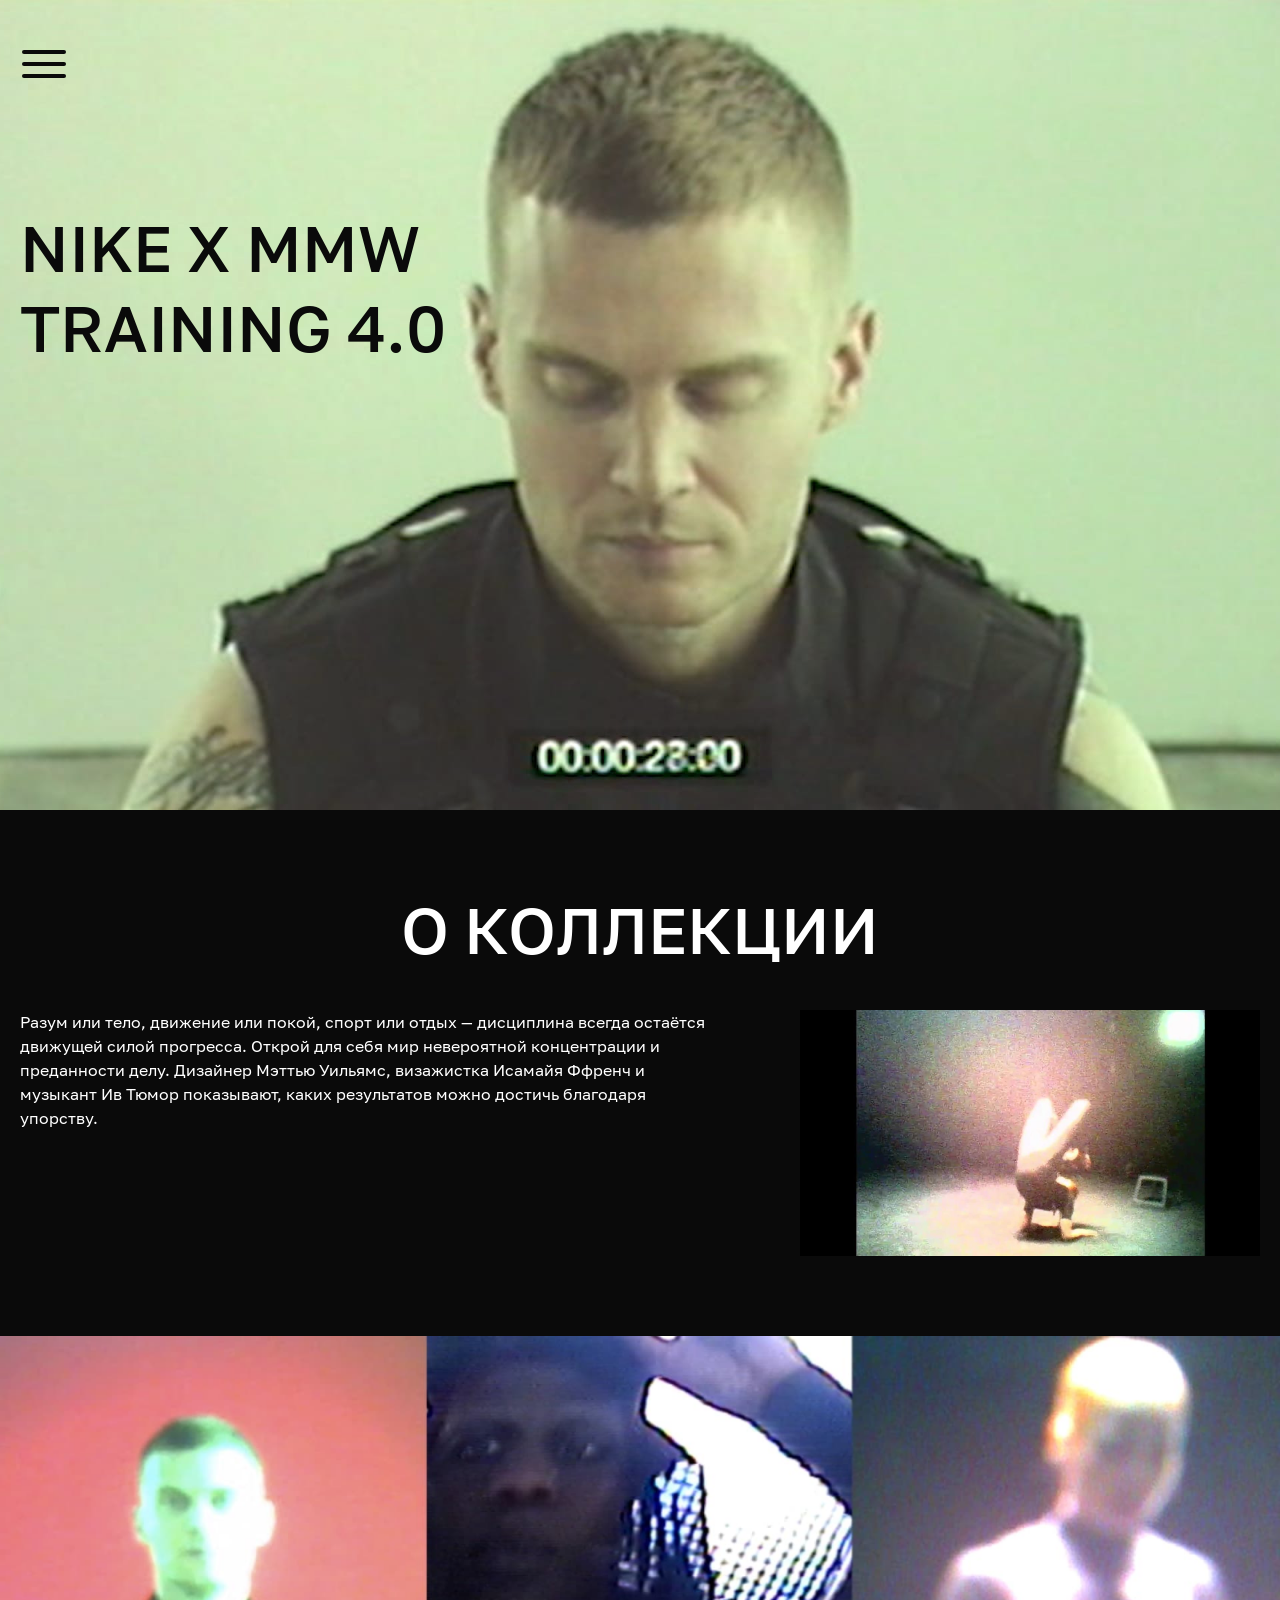
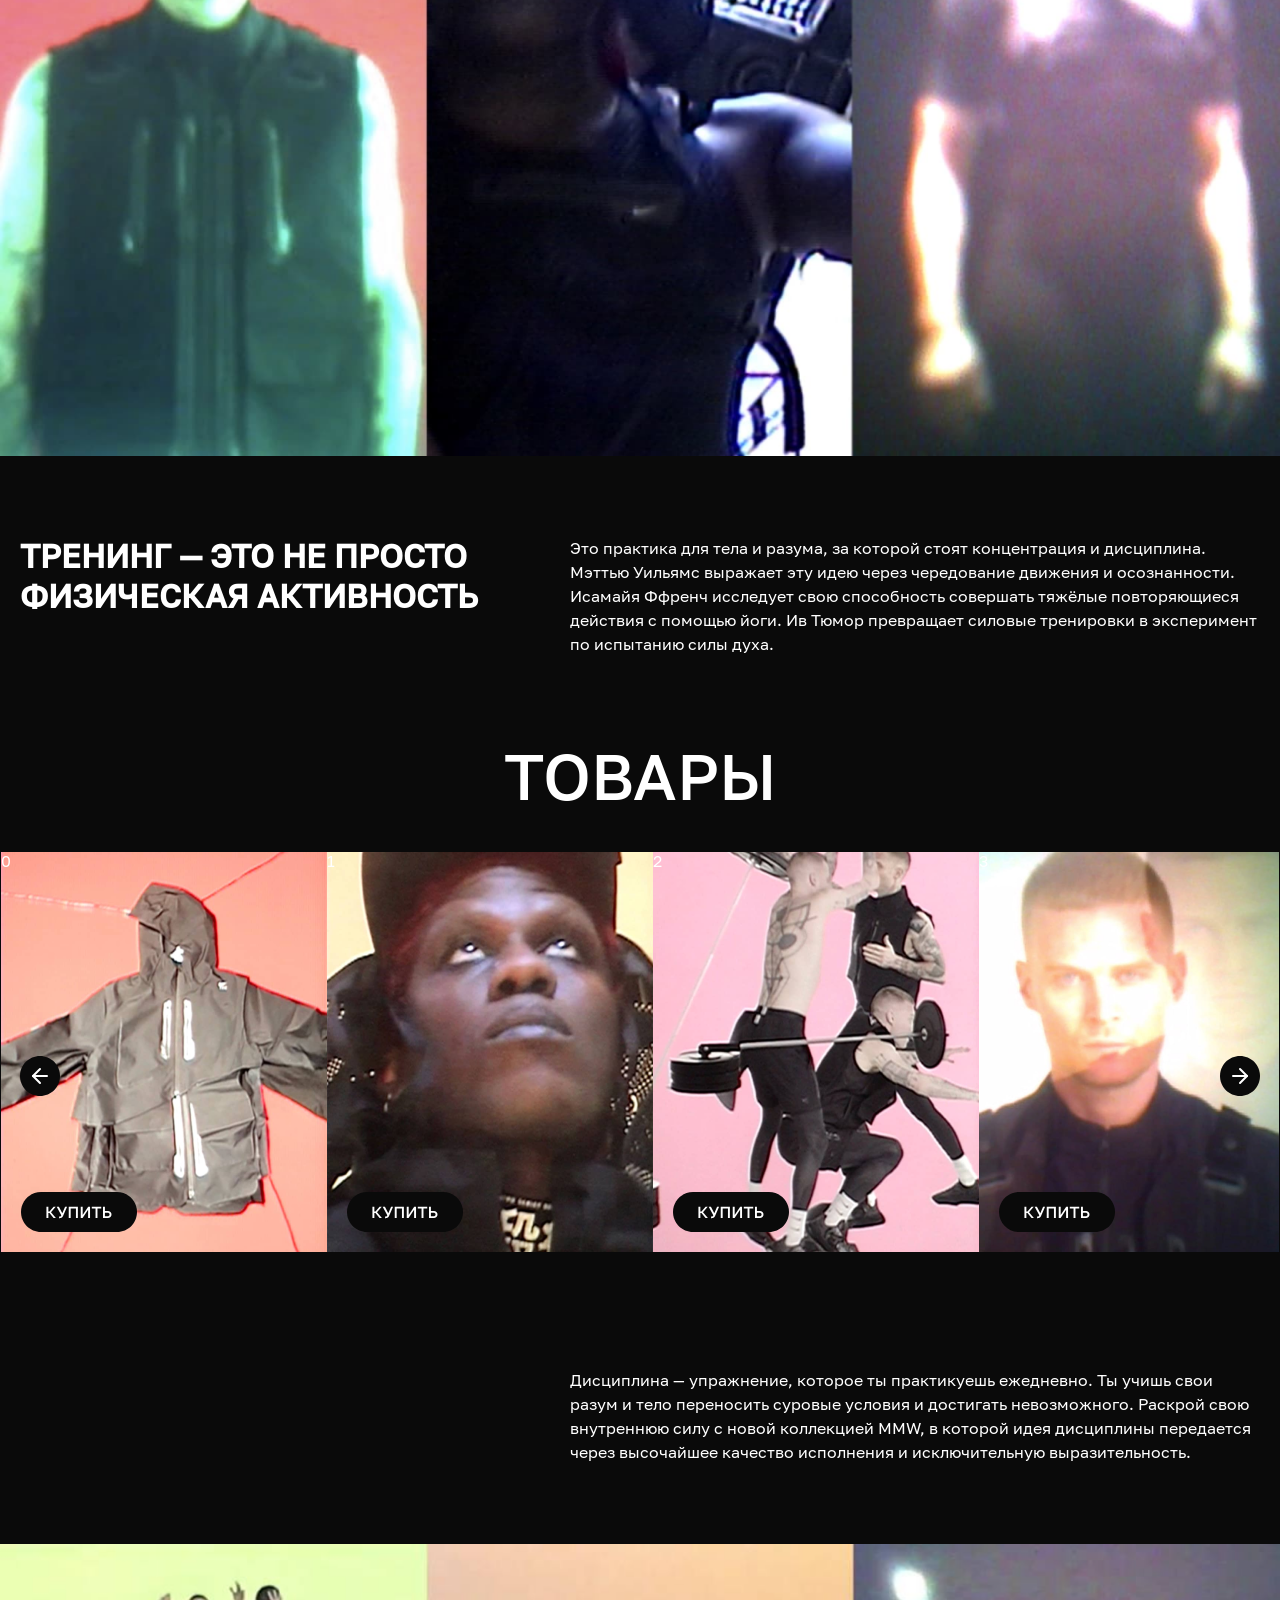
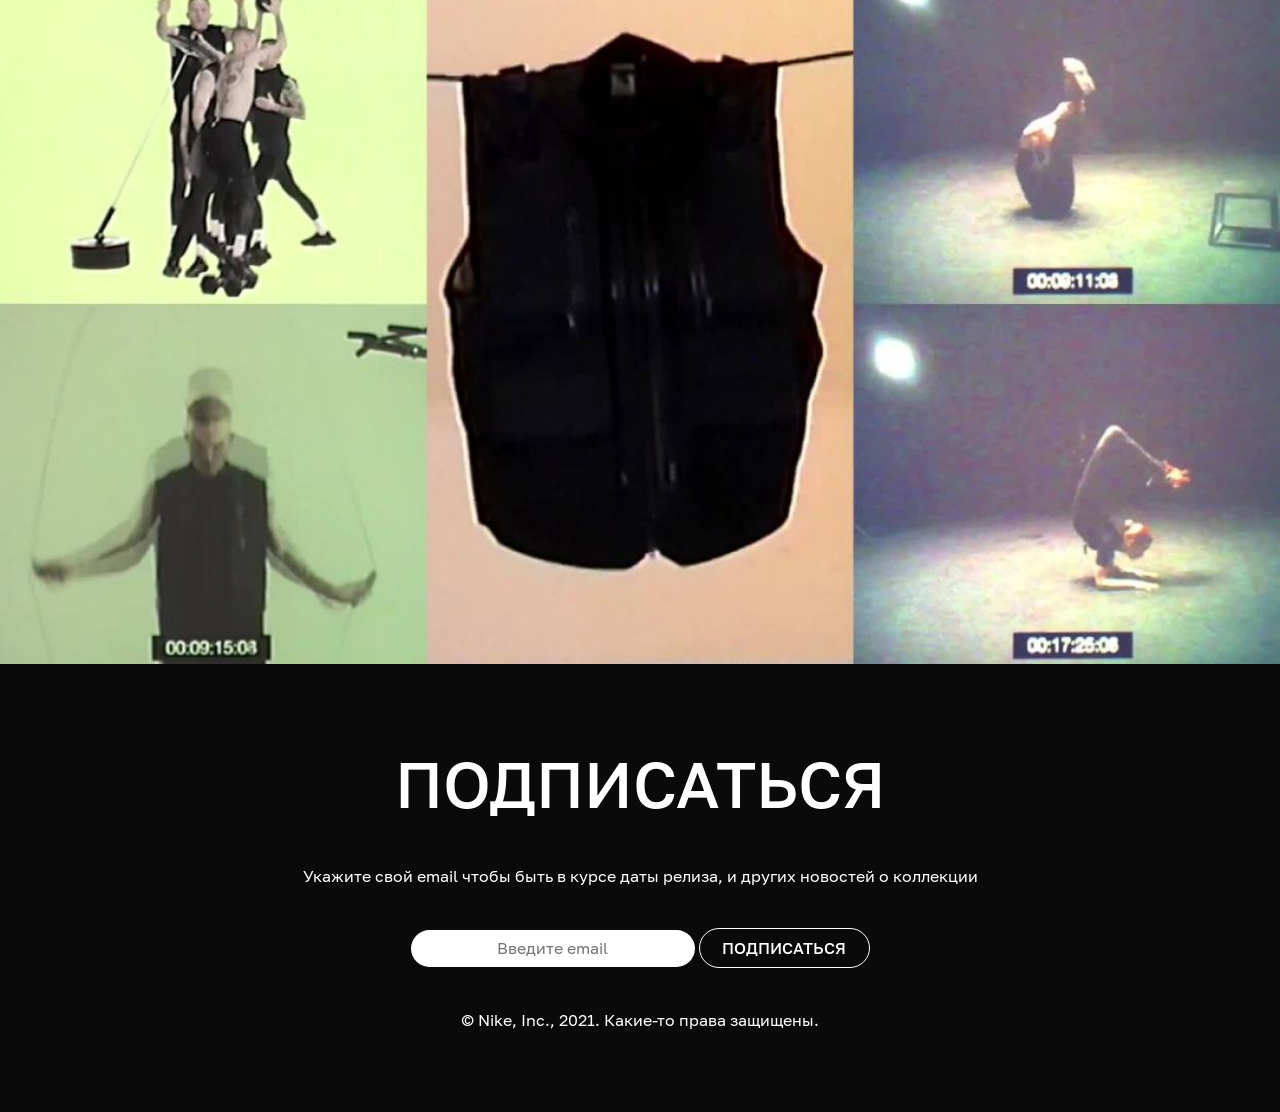
<file: index.html>
<!DOCTYPE html>
<html lang="ru">

<head>
    <meta charset="UTF-8">
    <meta http-equiv="X-UA-Compatible" content="IE=edge">
    <meta name="viewport" content="width=device-width, initial-scale=1.0">
    <title>NIKE TRAINING</title>
    <link rel="stylesheet" href="./pages/index.css">
    <script defer src="scripts/index.js"></script>
</head>

<body class="page">
    <header class="header">
        <button class="header__menu-button" type="button"></button>
        <h1 class="header__title">NIKE X MMW TRAINING 4.0</h1>
    </header>
    <main class="main">
        <section id="collection" class="collection">
            <h2 class="collection__title">О КОЛЛЕКЦИИ</h2>
            <div class="collection__info">
                <p class="collection__info-paragraph">Разум или тело, движение или покой, спорт или отдых — дисциплина
                    всегда остаётся движущей силой прогресса. Открой для себя мир невероятной концентрации и преданности
                    делу. Дизайнер Мэттью Уильямс, визажистка Исамайя Ффренч и музыкант Ив Тюмор показывают, каких
                    результатов можно достичь благодаря упорству.</p>
                <img src="./images/dancer_in_the_dark.png" alt="Танцующий в темноте человек"
                    class="collection__info-image">
            </div>
            <img src="./images/collection_1.png" alt="Коллаж фотографий" class="collection__image">
            <div class="collection__training">
                <h3 class="collection__training-title">ТРЕНИНГ — ЭТО НЕ ПРОСТО ФИЗИЧЕСКАЯ АКТИВНОСТЬ
                </h3>
                <p class="collection__training-paragraph">Это практика для тела и разума, за которой стоят концентрация
                    и дисциплина. Мэттью Уильямс выражает эту идею через чередование движения и осознанности. Исамайя
                    Ффренч исследует свою способность совершать тяжёлые повторяющиеся действия с помощью йоги. Ив Тюмор
                    превращает силовые тренировки в эксперимент по испытанию силы духа.</p>
            </div>
        </section>
        <section id="cargo" class="cargo">
            <h2 class="cargo__title">ТОВАРЫ</h2>
            <button class="cargo__swipe-left"></button>
            <div class="cargo__card">
                <ul class="cargo__card-container">
                    <li class="cargo__card-item">
                        <img src="./images/slider_1.png" alt="Карточка с фото" class="cargo__card-image">
                        <button class="cargo__buy-button"></button>
                    </li>

                    <li class="cargo__card-item">
                        <img src="./images/slider_2.png" alt="Карточка с фото" class="cargo__card-image">
                        <button class="cargo__buy-button"></button>
                    </li>

                    <li class="cargo__card-item">
                        <img src="./images/slider_3.png" alt="Карточка с фото" class="cargo__card-image">
                        <button class="cargo__buy-button"></button>
                    </li>

                    <li class="cargo__card-item">
                        <img src="./images/slider_4.png" alt="Карточка с фото" class="cargo__card-image">
                        <button class="cargo__buy-button"></button>
                    </li>

                    <li class="cargo__card-item">
                        <img src="./images/slider_1.png" alt="Карточка с фото" class="cargo__card-image">
                        <button class="cargo__buy-button"></button>
                    </li>

                    <li class="cargo__card-item">
                        <img src="./images/slider_3.png" alt="Карточка с фото" class="cargo__card-image">
                        <button class="cargo__buy-button"></button>
                    </li>

                    <li class="cargo__card-item">
                        <img src="./images/slider_4.png" alt="Карточка с фото" class="cargo__card-image">
                        <button class="cargo__buy-button"></button>
                    </li>

                    <li class="cargo__card-item">
                        <img src="./images/slider_1.png" alt="Карточка с фото" class="cargo__card-image">
                        <button class="cargo__buy-button"></button>
                    </li>
                </ul>
            </div>
            <button class="cargo__swipe-right"></button>
            <div class="cargo__text">
                <p class="cargo__paragraph">Дисциплина — упражнение, которое ты практикуешь ежедневно. Ты
                    учишь свои разум и тело переносить суровые условия и достигать невозможного. Раскрой свою внутреннюю
                    силу с новой коллекцией MMW, в которой идея дисциплины передается через высочайшее качество
                    исполнения и
                    исключительную выразительность.</p>
            </div>
            <img src="./images/collection_2.png" alt="Коллаж фотографий" class="cargo__image">
        </section>
    </main>
    <footer id="footer" class="footer">
        <h2 class="footer__title">Подписаться</h2>
        <p class="footer__subtitle">Укажите свой email чтобы быть в курсе даты релиза, и других новостей о коллекции</p>
        <form class="footer__form">
            <input type="email" class="footer__email" placeholder="Введите email">
            <button type="submit" class="footer__button">ПОДПИСАТЬСЯ</button>
        </form>
        <p class="footer__sign">&copy; Nike, Inc., 2021. Какие-то права защищены.</p>
    </footer>

    <div class="popup">
        <button class="popup__close-button"></button>
        <nav class="popup__navigation">
            <ul class="popup__list">
                <li class="popup__list-item">
                    <a href="#collection" class="popup__link">О коллекции</a>
                </li>
                <li class="popup__list-item">
                    <a href="#cargo" class="popup__link">Товары</a>
                </li>
                <li class="popup__list-item">
                    <a href="#footer" class="popup__link">Подписаться</a>
                </li>
            </ul>
        </nav>
    </div>

</body>

</html>
</file>
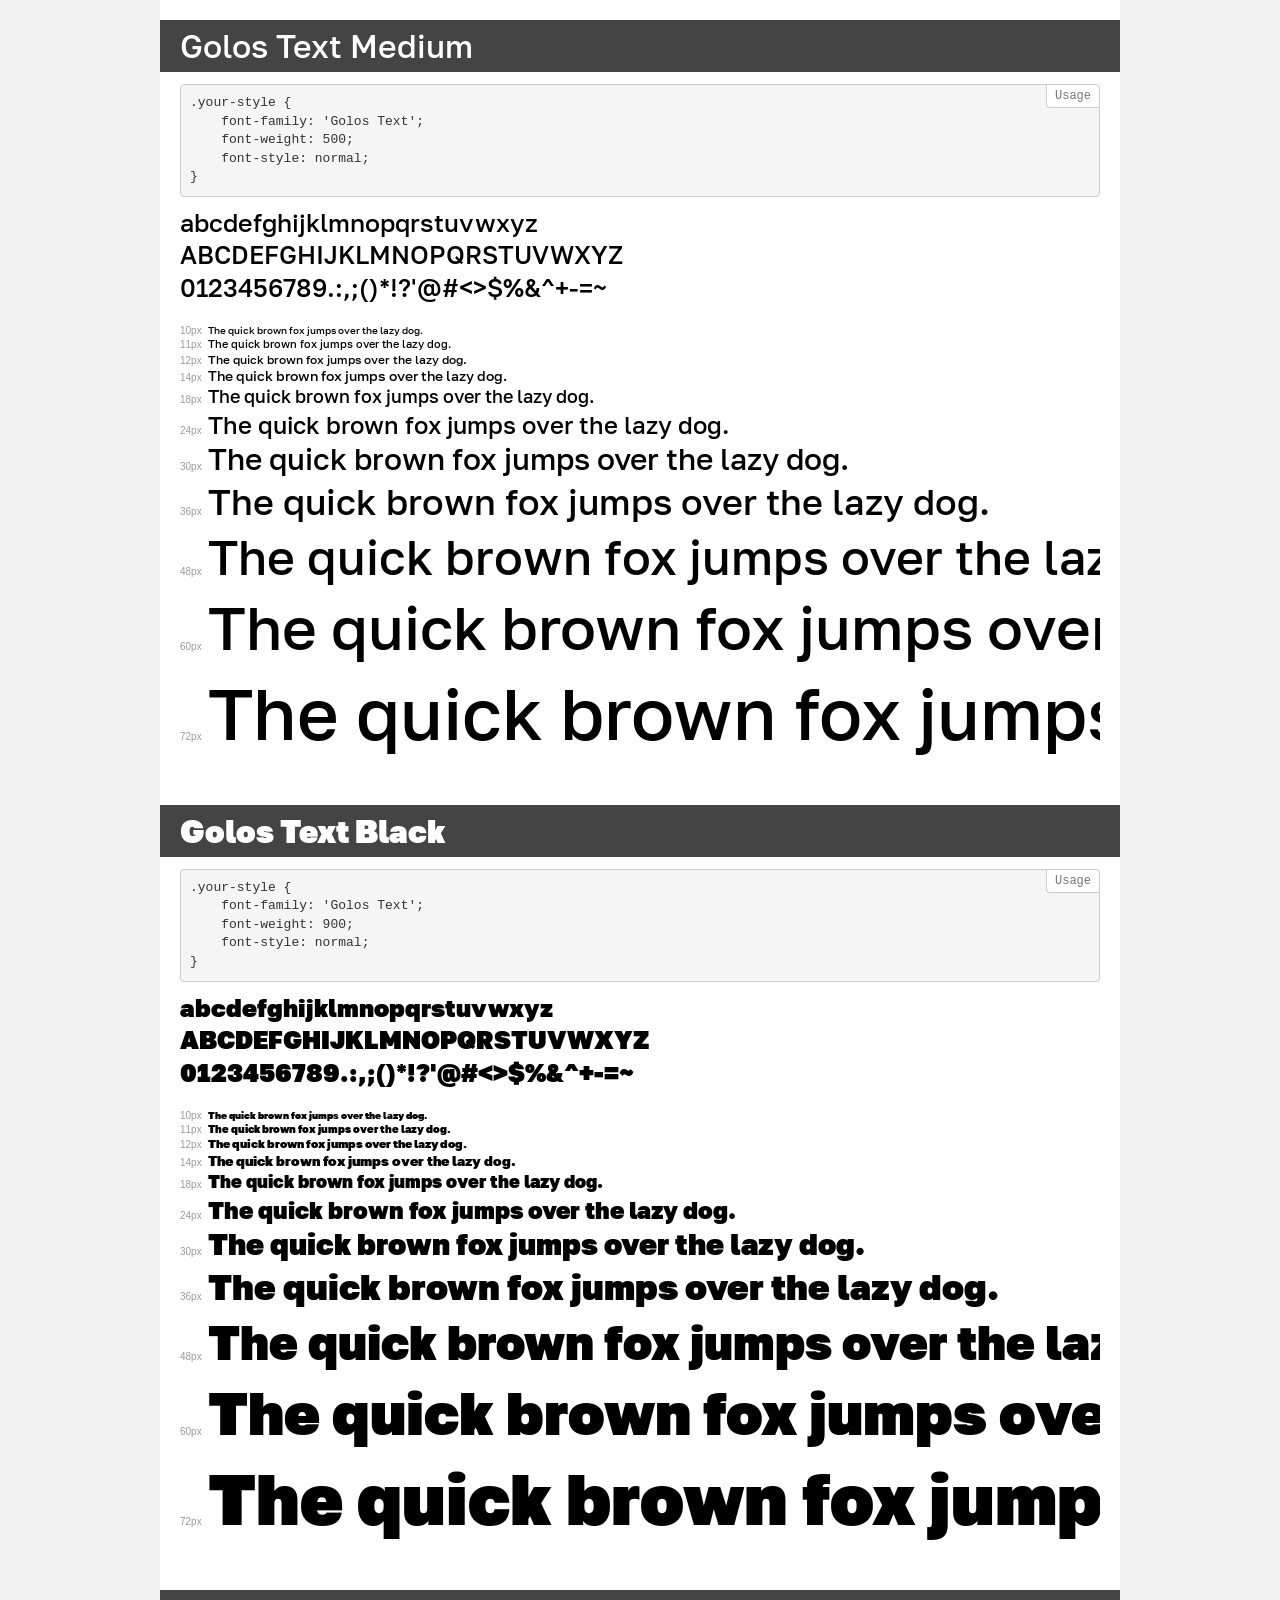
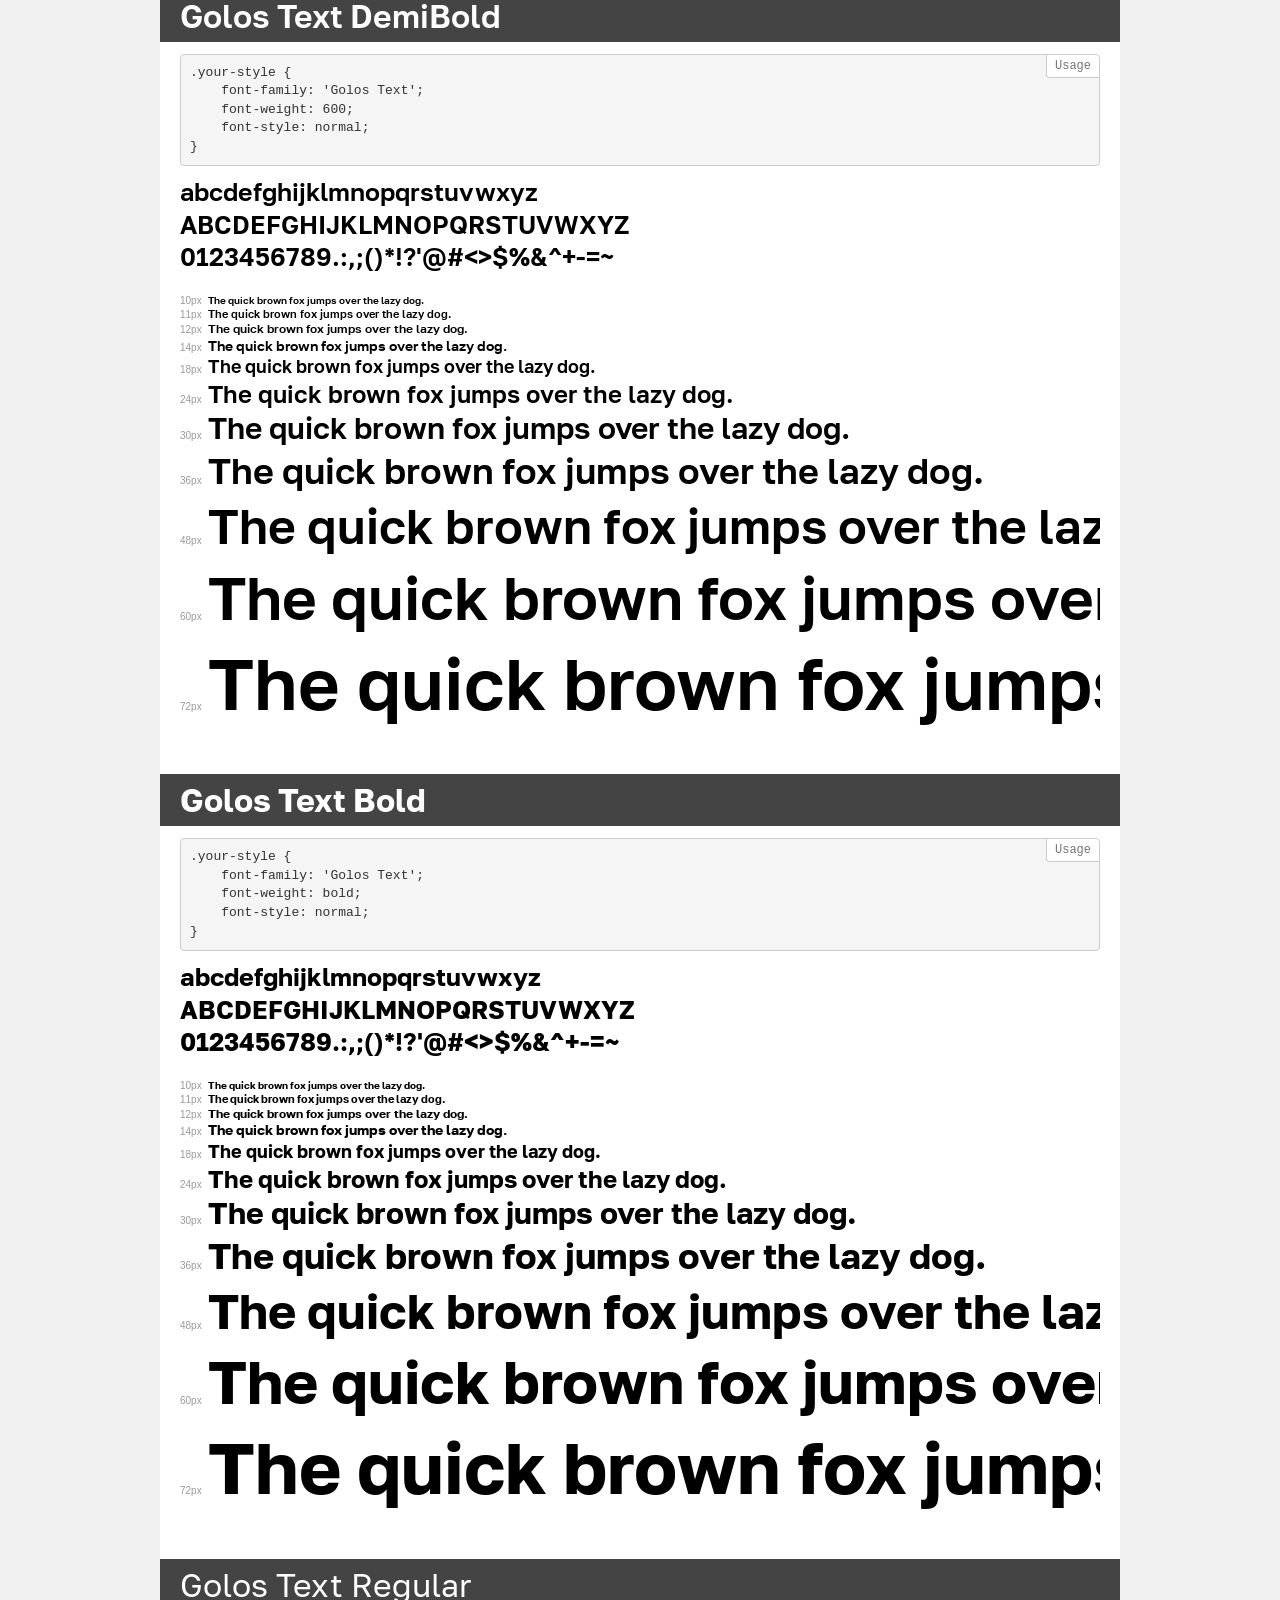
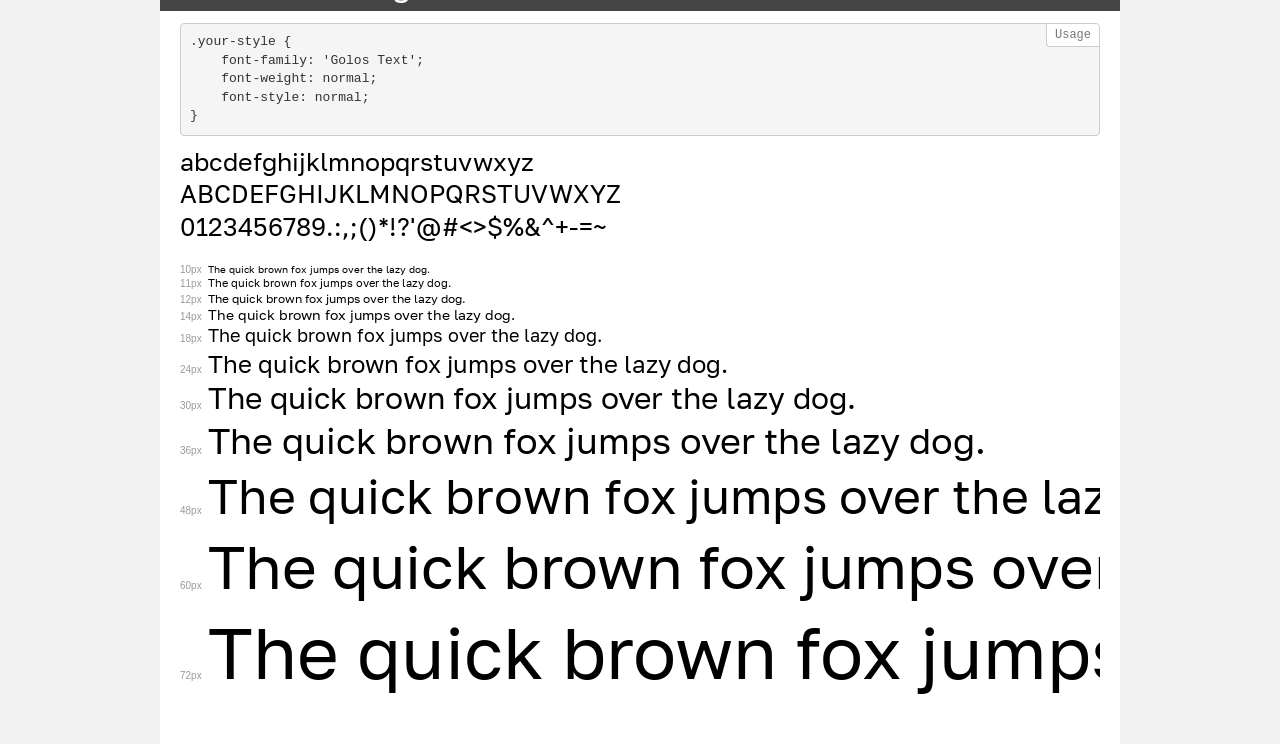
<file: fonts/Golos/demo.html>
<!DOCTYPE html>
<html>
<head>
    <meta charset="utf-8">
    <meta http-equiv="X-UA-Compatible" content="IE=edge">
    <meta name="viewport" content="width=device-width, initial-scale=1">
    <meta name="robots" content="noindex, noarchive">
    <meta name="format-detection" content="telephone=no">
    <title>Transfonter demo</title>
    <link href="stylesheet.css" rel="stylesheet">
    <style>
        /*
        http://meyerweb.com/eric/tools/css/reset/
        v2.0 | 20110126
        License: none (public domain)
        */
        html, body, div, span, applet, object, iframe,
        h1, h2, h3, h4, h5, h6, p, blockquote, pre,
        a, abbr, acronym, address, big, cite, code,
        del, dfn, em, img, ins, kbd, q, s, samp,
        small, strike, strong, sub, sup, tt, var,
        b, u, i, center,
        dl, dt, dd, ol, ul, li,
        fieldset, form, label, legend,
        table, caption, tbody, tfoot, thead, tr, th, td,
        article, aside, canvas, details, embed,
        figure, figcaption, footer, header, hgroup,
        menu, nav, output, ruby, section, summary,
        time, mark, audio, video {
            margin: 0;
            padding: 0;
            border: 0;
            font-size: 100%;
            font: inherit;
            vertical-align: baseline;
        }
        /* HTML5 display-role reset for older browsers */
        article, aside, details, figcaption, figure,
        footer, header, hgroup, menu, nav, section {
            display: block;
        }
        body {
            line-height: 1;
        }
        ol, ul {
            list-style: none;
        }
        blockquote, q {
            quotes: none;
        }
        blockquote:before, blockquote:after,
        q:before, q:after {
            content: '';
            content: none;
        }
        table {
            border-collapse: collapse;
            border-spacing: 0;
        }
        /* common styles */
        body {
            background: #f1f1f1;
            color: #000;
        }
        .page {
            background: #fff;
            width: 920px;
            margin: 0 auto;
            padding: 20px 20px 0 20px;
            overflow: hidden;
        }
        .font-container {
            overflow-x: auto;
            overflow-y: hidden;
            margin-bottom: 40px;
            line-height: 1.3;
            white-space: nowrap;
            padding-bottom: 5px;
        }
        h1 {
            position: relative;
            background: #444;
            font-size: 32px;
            color: #fff;
            padding: 10px 20px;
            margin: 0 -20px 12px -20px;
        }
        .letters {
            font-size: 25px;
            margin-bottom: 20px;
        }
        .s10:before {
            content: '10px';
        }
        .s11:before {
            content: '11px';
        }
        .s12:before {
            content: '12px';
        }
        .s14:before {
            content: '14px';
        }
        .s18:before {
            content: '18px';
        }
        .s24:before {
            content: '24px';
        }
        .s30:before {
            content: '30px';
        }
        .s36:before {
            content: '36px';
        }
        .s48:before {
            content: '48px';
        }
        .s60:before {
            content: '60px';
        }
        .s72:before {
            content: '72px';
        }
        .s10:before, .s11:before, .s12:before, .s14:before,
        .s18:before, .s24:before, .s30:before, .s36:before,
        .s48:before, .s60:before, .s72:before {
            font-family: Arial, sans-serif;
            font-size: 10px;
            font-weight: normal;
            font-style: normal;
            color: #999;
            padding-right: 6px;
        }
        pre {
            display: block;
            position: relative;
            padding: 9px;
            margin: 0 0 10px;
            font-family: Monaco, Menlo, Consolas, "Courier New", monospace !important;
            font-size: 13px;
            line-height: 1.428571429;
            color: #333;
            font-weight: normal !important;
            font-style: normal !important;
            background-color: #f5f5f5;
            border: 1px solid #ccc;
            overflow-x: auto;
            border-radius: 4px;
        }
        pre:after {
            display: block;
            position: absolute;
            right: 0;
            top: 0;
            content: 'Usage';
            line-height: 1;
            padding: 5px 8px;
            font-size: 12px;
            color: #767676;
            background-color: #fff;
            border: 1px solid #ccc;
            border-right: none;
            border-top: none;
            border-radius: 0 4px 0 4px;
            z-index: 10;
        }
        /* responsive */
        @media (max-width: 959px) {
            .page {
                width: auto;
                margin: 0;
            }
        }
    </style>
</head>
<body>
<div class="page">
    <div class="demo" style="font-family: 'Golos Text'; font-weight: 500; font-style: normal;">
        <h1>Golos Text Medium</h1>
        <pre>.your-style {
    font-family: 'Golos Text';
    font-weight: 500;
    font-style: normal;
}</pre>
        <div class="font-container">
            <p class="letters">
                abcdefghijklmnopqrstuvwxyz<br>
ABCDEFGHIJKLMNOPQRSTUVWXYZ<br>
                0123456789.:,;()*!?'@#<>$%&^+-=~
            </p>
            <p class="s10" style="font-size: 10px;">The quick brown fox jumps over the lazy dog.</p>
            <p class="s11" style="font-size: 11px;">The quick brown fox jumps over the lazy dog.</p>
            <p class="s12" style="font-size: 12px;">The quick brown fox jumps over the lazy dog.</p>
            <p class="s14" style="font-size: 14px;">The quick brown fox jumps over the lazy dog.</p>
            <p class="s18" style="font-size: 18px;">The quick brown fox jumps over the lazy dog.</p>
            <p class="s24" style="font-size: 24px;">The quick brown fox jumps over the lazy dog.</p>
            <p class="s30" style="font-size: 30px;">The quick brown fox jumps over the lazy dog.</p>
            <p class="s36" style="font-size: 36px;">The quick brown fox jumps over the lazy dog.</p>
            <p class="s48" style="font-size: 48px;">The quick brown fox jumps over the lazy dog.</p>
            <p class="s60" style="font-size: 60px;">The quick brown fox jumps over the lazy dog.</p>
            <p class="s72" style="font-size: 72px;">The quick brown fox jumps over the lazy dog.</p>
        </div>
    </div>
    <div class="demo" style="font-family: 'Golos Text'; font-weight: 900; font-style: normal;">
        <h1>Golos Text Black</h1>
        <pre>.your-style {
    font-family: 'Golos Text';
    font-weight: 900;
    font-style: normal;
}</pre>
        <div class="font-container">
            <p class="letters">
                abcdefghijklmnopqrstuvwxyz<br>
ABCDEFGHIJKLMNOPQRSTUVWXYZ<br>
                0123456789.:,;()*!?'@#<>$%&^+-=~
            </p>
            <p class="s10" style="font-size: 10px;">The quick brown fox jumps over the lazy dog.</p>
            <p class="s11" style="font-size: 11px;">The quick brown fox jumps over the lazy dog.</p>
            <p class="s12" style="font-size: 12px;">The quick brown fox jumps over the lazy dog.</p>
            <p class="s14" style="font-size: 14px;">The quick brown fox jumps over the lazy dog.</p>
            <p class="s18" style="font-size: 18px;">The quick brown fox jumps over the lazy dog.</p>
            <p class="s24" style="font-size: 24px;">The quick brown fox jumps over the lazy dog.</p>
            <p class="s30" style="font-size: 30px;">The quick brown fox jumps over the lazy dog.</p>
            <p class="s36" style="font-size: 36px;">The quick brown fox jumps over the lazy dog.</p>
            <p class="s48" style="font-size: 48px;">The quick brown fox jumps over the lazy dog.</p>
            <p class="s60" style="font-size: 60px;">The quick brown fox jumps over the lazy dog.</p>
            <p class="s72" style="font-size: 72px;">The quick brown fox jumps over the lazy dog.</p>
        </div>
    </div>
    <div class="demo" style="font-family: 'Golos Text'; font-weight: 600; font-style: normal;">
        <h1>Golos Text DemiBold</h1>
        <pre>.your-style {
    font-family: 'Golos Text';
    font-weight: 600;
    font-style: normal;
}</pre>
        <div class="font-container">
            <p class="letters">
                abcdefghijklmnopqrstuvwxyz<br>
ABCDEFGHIJKLMNOPQRSTUVWXYZ<br>
                0123456789.:,;()*!?'@#<>$%&^+-=~
            </p>
            <p class="s10" style="font-size: 10px;">The quick brown fox jumps over the lazy dog.</p>
            <p class="s11" style="font-size: 11px;">The quick brown fox jumps over the lazy dog.</p>
            <p class="s12" style="font-size: 12px;">The quick brown fox jumps over the lazy dog.</p>
            <p class="s14" style="font-size: 14px;">The quick brown fox jumps over the lazy dog.</p>
            <p class="s18" style="font-size: 18px;">The quick brown fox jumps over the lazy dog.</p>
            <p class="s24" style="font-size: 24px;">The quick brown fox jumps over the lazy dog.</p>
            <p class="s30" style="font-size: 30px;">The quick brown fox jumps over the lazy dog.</p>
            <p class="s36" style="font-size: 36px;">The quick brown fox jumps over the lazy dog.</p>
            <p class="s48" style="font-size: 48px;">The quick brown fox jumps over the lazy dog.</p>
            <p class="s60" style="font-size: 60px;">The quick brown fox jumps over the lazy dog.</p>
            <p class="s72" style="font-size: 72px;">The quick brown fox jumps over the lazy dog.</p>
        </div>
    </div>
    <div class="demo" style="font-family: 'Golos Text'; font-weight: bold; font-style: normal;">
        <h1>Golos Text Bold</h1>
        <pre>.your-style {
    font-family: 'Golos Text';
    font-weight: bold;
    font-style: normal;
}</pre>
        <div class="font-container">
            <p class="letters">
                abcdefghijklmnopqrstuvwxyz<br>
ABCDEFGHIJKLMNOPQRSTUVWXYZ<br>
                0123456789.:,;()*!?'@#<>$%&^+-=~
            </p>
            <p class="s10" style="font-size: 10px;">The quick brown fox jumps over the lazy dog.</p>
            <p class="s11" style="font-size: 11px;">The quick brown fox jumps over the lazy dog.</p>
            <p class="s12" style="font-size: 12px;">The quick brown fox jumps over the lazy dog.</p>
            <p class="s14" style="font-size: 14px;">The quick brown fox jumps over the lazy dog.</p>
            <p class="s18" style="font-size: 18px;">The quick brown fox jumps over the lazy dog.</p>
            <p class="s24" style="font-size: 24px;">The quick brown fox jumps over the lazy dog.</p>
            <p class="s30" style="font-size: 30px;">The quick brown fox jumps over the lazy dog.</p>
            <p class="s36" style="font-size: 36px;">The quick brown fox jumps over the lazy dog.</p>
            <p class="s48" style="font-size: 48px;">The quick brown fox jumps over the lazy dog.</p>
            <p class="s60" style="font-size: 60px;">The quick brown fox jumps over the lazy dog.</p>
            <p class="s72" style="font-size: 72px;">The quick brown fox jumps over the lazy dog.</p>
        </div>
    </div>
    <div class="demo" style="font-family: 'Golos Text'; font-weight: normal; font-style: normal;">
        <h1>Golos Text Regular</h1>
        <pre>.your-style {
    font-family: 'Golos Text';
    font-weight: normal;
    font-style: normal;
}</pre>
        <div class="font-container">
            <p class="letters">
                abcdefghijklmnopqrstuvwxyz<br>
ABCDEFGHIJKLMNOPQRSTUVWXYZ<br>
                0123456789.:,;()*!?'@#<>$%&^+-=~
            </p>
            <p class="s10" style="font-size: 10px;">The quick brown fox jumps over the lazy dog.</p>
            <p class="s11" style="font-size: 11px;">The quick brown fox jumps over the lazy dog.</p>
            <p class="s12" style="font-size: 12px;">The quick brown fox jumps over the lazy dog.</p>
            <p class="s14" style="font-size: 14px;">The quick brown fox jumps over the lazy dog.</p>
            <p class="s18" style="font-size: 18px;">The quick brown fox jumps over the lazy dog.</p>
            <p class="s24" style="font-size: 24px;">The quick brown fox jumps over the lazy dog.</p>
            <p class="s30" style="font-size: 30px;">The quick brown fox jumps over the lazy dog.</p>
            <p class="s36" style="font-size: 36px;">The quick brown fox jumps over the lazy dog.</p>
            <p class="s48" style="font-size: 48px;">The quick brown fox jumps over the lazy dog.</p>
            <p class="s60" style="font-size: 60px;">The quick brown fox jumps over the lazy dog.</p>
            <p class="s72" style="font-size: 72px;">The quick brown fox jumps over the lazy dog.</p>
        </div>
    </div>
</div>
</body>
</html>
</file>
<file: fonts/Golos/stylesheet.css>
@font-face {
    font-family: 'Golos Text';
    src: url('GolosText-Medium.eot');
    src: local('Golos Text Medium'), local('GolosText-Medium'),
        url('GolosText-Medium.eot?#iefix') format('embedded-opentype'),
        url('GolosText-Medium.woff2') format('woff2'),
        url('GolosText-Medium.woff') format('woff'),
        url('GolosText-Medium.ttf') format('truetype');
    font-weight: 500;
    font-style: normal;
}

@font-face {
    font-family: 'Golos Text';
    src: url('GolosText-Black.eot');
    src: local('Golos Text Black'), local('GolosText-Black'),
        url('GolosText-Black.eot?#iefix') format('embedded-opentype'),
        url('GolosText-Black.woff2') format('woff2'),
        url('GolosText-Black.woff') format('woff'),
        url('GolosText-Black.ttf') format('truetype');
    font-weight: 900;
    font-style: normal;
}

@font-face {
    font-family: 'Golos Text';
    src: url('GolosText-DemiBold.eot');
    src: local('Golos Text DemiBold'), local('GolosText-DemiBold'),
        url('GolosText-DemiBold.eot?#iefix') format('embedded-opentype'),
        url('GolosText-DemiBold.woff2') format('woff2'),
        url('GolosText-DemiBold.woff') format('woff'),
        url('GolosText-DemiBold.ttf') format('truetype');
    font-weight: 600;
    font-style: normal;
}

@font-face {
    font-family: 'Golos Text';
    src: url('GolosText-Bold.eot');
    src: local('Golos Text Bold'), local('GolosText-Bold'),
        url('GolosText-Bold.eot?#iefix') format('embedded-opentype'),
        url('GolosText-Bold.woff2') format('woff2'),
        url('GolosText-Bold.woff') format('woff'),
        url('GolosText-Bold.ttf') format('truetype');
    font-weight: bold;
    font-style: normal;
}

@font-face {
    font-family: 'Golos Text';
    src: url('GolosText-Regular.eot');
    src: local('Golos Text Regular'), local('GolosText-Regular'),
        url('GolosText-Regular.eot?#iefix') format('embedded-opentype'),
        url('GolosText-Regular.woff2') format('woff2'),
        url('GolosText-Regular.woff') format('woff'),
        url('GolosText-Regular.ttf') format('truetype');
    font-weight: normal;
    font-style: normal;
}
</file>
<file: pages/index.css>
@import "../styles/normalize.css";
@import "../styles/fonts.css";
.page {
  font-family: "Golos", Arial, sans-serif;
  font-style: normal;
  font-weight: 400;
  -webkit-font-smoothing: antialiased;
  -moz-osx-font-smoothing: grayscale;
  text-rendering: optimizeLegibility;
  min-width: 320px;
  max-width: 1440px;
  width: 100%;
  height: 100%;
  background-color: #0a0a0a;
  margin: 0 auto;
  padding: 0;
  box-sizing: border-box;
  color: white;
  position: relative;
}

.header {
  margin: 0 auto;
  padding: 0 0px;
  box-sizing: border-box;
  background-image: url("../images/header.png");
  width: 100%;
  height: 810px;
  background-size: cover;
  background-position: center;
  display: flex;
  flex-direction: column;
}
.header__menu-button {
  margin: 40px 20px 0;
  padding: 0;
  background-color: rgba(0, 0, 0, 0);
  background-image: url("../images/menu-button.svg");
  background-size: cover;
  background-position: center;
  max-width: 48px;
  height: 48px;
  border: none;
  cursor: pointer;
  transition: opacity 0.2s linear;
  box-sizing: border-box;
}
.header__menu-button:hover {
  opacity: 0.6;
}
.header__title {
  margin: 120px 20px;
  padding: 0;
  display: block;
  max-width: 460px;
  font-weight: 500;
  font-weight: 500;
  font-size: 64px;
  line-height: 80px;
  color: #0a0a0a;
}
@media screen and (max-width: 780px) {
  .header__title {
    margin-top: 80px;
  }
}

@media screen and (max-width: 750px) {
  .header {
    height: 360px;
  }
  .header__title {
    max-width: 280px;
    font-size: 32px;
    margin-top: 40px;
  }
  .header__menu-button {
    background-image: url("../images/menu-button-mini.svg");
    max-width: 24px;
    height: 24px;
    margin-top: 20px;
  }
  .header__button {
    width: 280px;
  }
}
.collection {
  display: flex;
  align-items: center;
  flex-direction: column;
  margin: 0;
}
.collection__title {
  font-weight: 500;
  font-size: 64px;
  line-height: 80px;
  margin: 0;
  padding-top: 80px;
}
.collection__info {
  width: 100%;
  display: flex;
  flex-direction: row;
  justify-content: space-between;
  box-sizing: border-box;
  padding: 40px 20px 80px;
}
.collection__info-paragraph {
  font-size: 16px;
  line-height: 24px;
  max-width: 690px;
  margin: 0;
}
.collection__info-image {
  max-width: 460px;
  -o-object-fit: cover;
     object-fit: cover;
}
.collection__image {
  width: 100%;
  -o-object-fit: cover;
     object-fit: cover;
}
.collection__training {
  width: 100%;
  display: flex;
  flex-direction: row;
  justify-content: space-between;
  box-sizing: border-box;
  padding: 80px 20px;
}
.collection__training-title {
  max-width: 460px;
  font-size: 32px;
  line-height: 40px;
  margin: 0;
}
.collection__training-paragraph {
  font-size: 16px;
  line-height: 24px;
  margin: 0;
  max-width: 690px;
}

@media screen and (max-width: 1200px) {
  .collection__info-paragraph {
    max-width: 359px;
    padding-right: 10px;
  }
  .collection__info-image {
    max-width: 359px;
  }
  .collection__training {
    padding: 80px 20px;
  }
  .collection__training-title {
    max-width: 359px;
    font-size: 24px;
    line-height: 32px;
    padding-right: 10px;
  }
  .collection__training-paragraph {
    max-width: 359px;
  }
}
@media screen and (max-width: 750px) {
  .collection__info {
    padding: 40px 20px 80px;
  }
  .collection__title {
    padding-top: 40px;
    font-size: 32px;
    line-height: 40px;
  }
  .collection__info {
    flex-direction: column;
    align-items: center;
    padding: 20px 20px 40px;
  }
  .collection__info-paragraph {
    font-size: 16px;
    line-height: 24px;
    padding: 0 0 20px;
    max-width: 280px;
  }
  .collection__info-image {
    max-width: 280px;
  }
  .collection__training {
    flex-direction: column;
    align-items: center;
    padding: 40px 20px;
  }
  .collection__training-title {
    font-size: 20px;
    line-height: 28px;
    padding: 0 0 20px;
    max-width: 280px;
  }
}
.cargo {
  width: 100%;
  display: flex;
  align-items: center;
  flex-direction: column;
  margin: 0;
  position: relative;
}
.cargo__title {
  font-weight: 500;
  font-size: 64px;
  line-height: 80px;
  margin: 0;
  padding: 0 0 20px 0;
}
.cargo__card {
  max-width: 1440px;
  width: 99.8%;
  overflow-x: scroll;
  padding-bottom: 20px;
  position: relative;
}
.cargo__card-container {
  max-width: 1440px;
  height: 400px;
  display: flex;
  flex-direction: row;
  position: relative;
  width: 326px;
  padding: 0;
  list-style: none;
  z-index: 0;
}
.cargo__buy-button {
  height: 40px;
  width: 116px;
  background-image: url(../images/buy-button.svg);
  background-color: transparent;
  border: none;
  position: absolute;
  left: 20px;
  bottom: 20px;
  z-index: 1;
  cursor: pointer;
  transition: opacity 0.2s linear;
  -webkit-transition: opacity 0.2s linear;
}
.cargo__buy-button:hover {
  opacity: 0.8;
}
.cargo__buy-button:hover:active {
  opacity: 1;
}
.cargo__swipe-right {
  height: 40px;
  width: 40px;
  background-image: url(../images/arrow-right.svg);
  background-color: transparent;
  border: none;
  position: absolute;
  background-repeat: no-repeat;
  padding: 20px;
  top: 320px;
  right: 20px;
  z-index: 1;
  cursor: pointer;
  transition: opacity 0.2s linear;
  -webkit-transition: opacity 0.2s linear;
}
.cargo__swipe-right:hover {
  opacity: 0.8;
}
.cargo__swipe-right:hover:active {
  opacity: 1;
}
.cargo__swipe-left {
  height: 40px;
  width: 40px;
  background-image: url(../images/arrow-left.svg);
  background-color: transparent;
  border: none;
  position: absolute;
  background-repeat: no-repeat;
  padding: 20px;
  top: 320px;
  left: 20px;
  z-index: 1;
  cursor: pointer;
  transition: opacity 0.2s linear;
  -webkit-transition: opacity 0.2s linear;
}
.cargo__swipe-left:hover {
  opacity: 0.8;
}
.cargo__swipe-left:hover:active {
  opacity: 1;
}
.cargo__card::-webkit-scrollbar {
  height: 4px;
  width: calc(100% - 40px);
}
.cargo__card::-webkit-scrollbar-button {
  width: 15px;
}
.cargo__card::-webkit-scrollbar-track {
  background-color: #292929;
  border-radius: 100px;
}
.cargo__card::-webkit-scrollbar-thumb {
  background-color: #ebebeb;
  border-radius: 100px;
}
.cargo__card-item {
  position: relative;
  -o-object-fit: contain;
     object-fit: contain;
}
.cargo__card-image {
  position: relative;
  -o-object-fit: cover;
     object-fit: cover;
}
.cargo__paragraph {
  text-align: start;
  font-size: 16px;
  line-height: 24px;
  max-width: 690px;
  margin: 0;
  padding: 0 20px 0 0;
}
.cargo__text {
  width: 100%;
  display: flex;
  justify-content: flex-end;
  margin: 0;
  padding: 80px 0 80px;
}
.cargo__image {
  width: 100%;
  -o-object-fit: cover;
     object-fit: cover;
}

@media screen and (max-width: 1200px) {
  .cargo__paragraph {
    max-width: 359px;
  }
}
@media screen and (max-width: 750px) {
  .cargo__card {
    padding: 0 0 8px;
  }
  .cargo__title {
    padding: 0 0 8px;
    font-size: 32px;
    line-height: 40px;
  }
  .cargo__swipe-left {
    top: 265px;
  }
  .cargo__swipe-right {
    top: 265px;
  }
  .cargo__buy-button {
    max-width: 286px;
    padding-right: 280px;
    background-image: url(../images/buy-button-big.svg);
    background-repeat: no-repeat;
  }
  .cargo__paragraph {
    padding: 0;
    max-width: 280px;
    text-align: start;
    margin: 0 auto;
  }
  .cargo__text {
    display: inline-block;
    box-sizing: border-box;
    padding: 40px 20px;
    margin: 0 auto;
  }
}
.footer {
  margin: 0 auto;
  padding: 0;
  display: flex;
  flex-direction: column;
  align-items: center;
  background-color: #0a0a0a;
  min-height: 448px;
}
.footer__title {
  margin: 80px 0 0;
  padding: 0;
  font-weight: 500;
  font-size: 64px;
  line-height: 125%;
  text-align: center;
  text-transform: uppercase;
  color: #ffffff;
}
.footer__subtitle {
  margin: 40px 0;
  padding: 0;
  font-size: 16px;
  line-height: 24px;
  text-align: center;
  color: #ffffff;
}
.footer__email {
  border: none;
  text-align: center;
  border-radius: 100px;
  width: 280px;
  height: 35px;
}
.footer__button {
  background-color: #0a0a0a;
  color: white;
  border: 1px #ffffff solid;
  border-radius: 100px;
  width: 171px;
  height: 40px;
  font-weight: 500;
  cursor: pointer;
  font-size: 16px;
  line-height: 24px;
  transition: opacity 0.2s linear;
  -webkit-transition: opacity 0.2s linear;
}
.footer__button:hover {
  opacity: 0.6;
}
.footer__button:active {
  opacity: 1;
}
.footer__sign {
  margin: 40px 0 0;
  font-size: 16px;
  line-height: 24px;
  text-align: center;
  color: #ffffff;
}

@media screen and (max-width: 750px) {
  .footer {
    min-height: 390px;
  }
  .footer__title {
    margin-top: 40px;
    font-size: 32px;
    line-height: 40px;
  }
  .footer__subtitle {
    width: 280px;
    margin: 20px 0;
  }
  .footer__form {
    display: flex;
    min-height: 90px;
    flex-direction: column;
    justify-content: space-between;
  }
  .footer__button {
    width: 280px;
  }
  .footer__sign {
    margin-top: 20px;
    max-width: 280px;
  }
}
.popup {
  visibility: hidden;
  position: absolute;
  top: 0;
  left: 0;
  min-width: 320px;
  width: 100%;
  min-height: 810px;
  opacity: 0;
  background-color: #0a0a0a;
  display: flex;
  flex-direction: column;
  max-width: 1440px;
}
.popup__close-button {
  margin: 40px 0 0 40px;
  padding: 0;
  background-color: transparent;
  background-image: url("../images/close-button.svg");
  background-size: cover;
  background-position: center;
  background-repeat: no-repeat;
  border: none;
  width: 48px;
  min-height: 48px;
  cursor: pointer;
  transition: opacity 0.2s linear;
  -webkit-transition: opacity 0.2s linear;
  align-self: flex-start;
}
.popup__close-button:hover {
  opacity: 0.6;
}
.popup__navigation {
  display: block;
  margin: 0;
  padding: 0;
  align-self: center;
}
.popup__list {
  margin: 149px 0 0;
  padding: 0;
  list-style-type: none;
  display: flex;
  flex-direction: column;
  align-items: center;
}
.popup__list-item {
  margin: 0;
  padding: 0;
  width: 100%;
  box-sizing: border-box;
  display: flex;
  align-items: center;
}
.popup__link {
  margin: 40px 0;
  padding: 0;
  width: 100%;
  text-decoration: none;
  box-sizing: border-box;
  align-self: center;
  font-weight: 500;
  font-size: 32px;
  line-height: 40px;
  text-align: center;
  text-transform: uppercase;
  color: #ffffff;
  transition: opacity 0.2s linear;
  -webkit-transition: opacity 0.2s linear;
}
.popup__link:hover {
  opacity: 0.6;
}
.popup__link:active {
  opacity: 1;
}

.popup_opened {
  visibility: visible;
  opacity: 1;
}

@media screen and (max-width: 1200px) {
  .popup__link {
    font-size: 24px;
    line-height: 32px;
  }
}
@media screen and (max-width: 750px) {
  .popup {
    min-height: 360px;
  }
  .popup__close-button {
    margin: 20px 0 0 20px;
    background-image: url("../images/close-button-mini.svg");
    width: 24px;
    min-height: 24px;
  }
  .popup__list {
    margin: 35px 0;
  }
  .popup__link {
    margin: 20px 0;
    font-size: 20px;
    line-height: 28px;
  }
}
.page {
  font-family: "Golos", Arial, sans-serif;
  font-style: normal;
  font-weight: 400;
  -webkit-font-smoothing: antialiased;
  -moz-osx-font-smoothing: grayscale;
  text-rendering: optimizeLegibility;
  min-width: 320px;
  max-width: 1440px;
  width: 100%;
  height: 100%;
  background-color: #0a0a0a;
  margin: 0 auto;
  padding: 0;
  box-sizing: border-box;
  color: white;
  position: relative;
}/*# sourceMappingURL=index.css.map */
</file>
